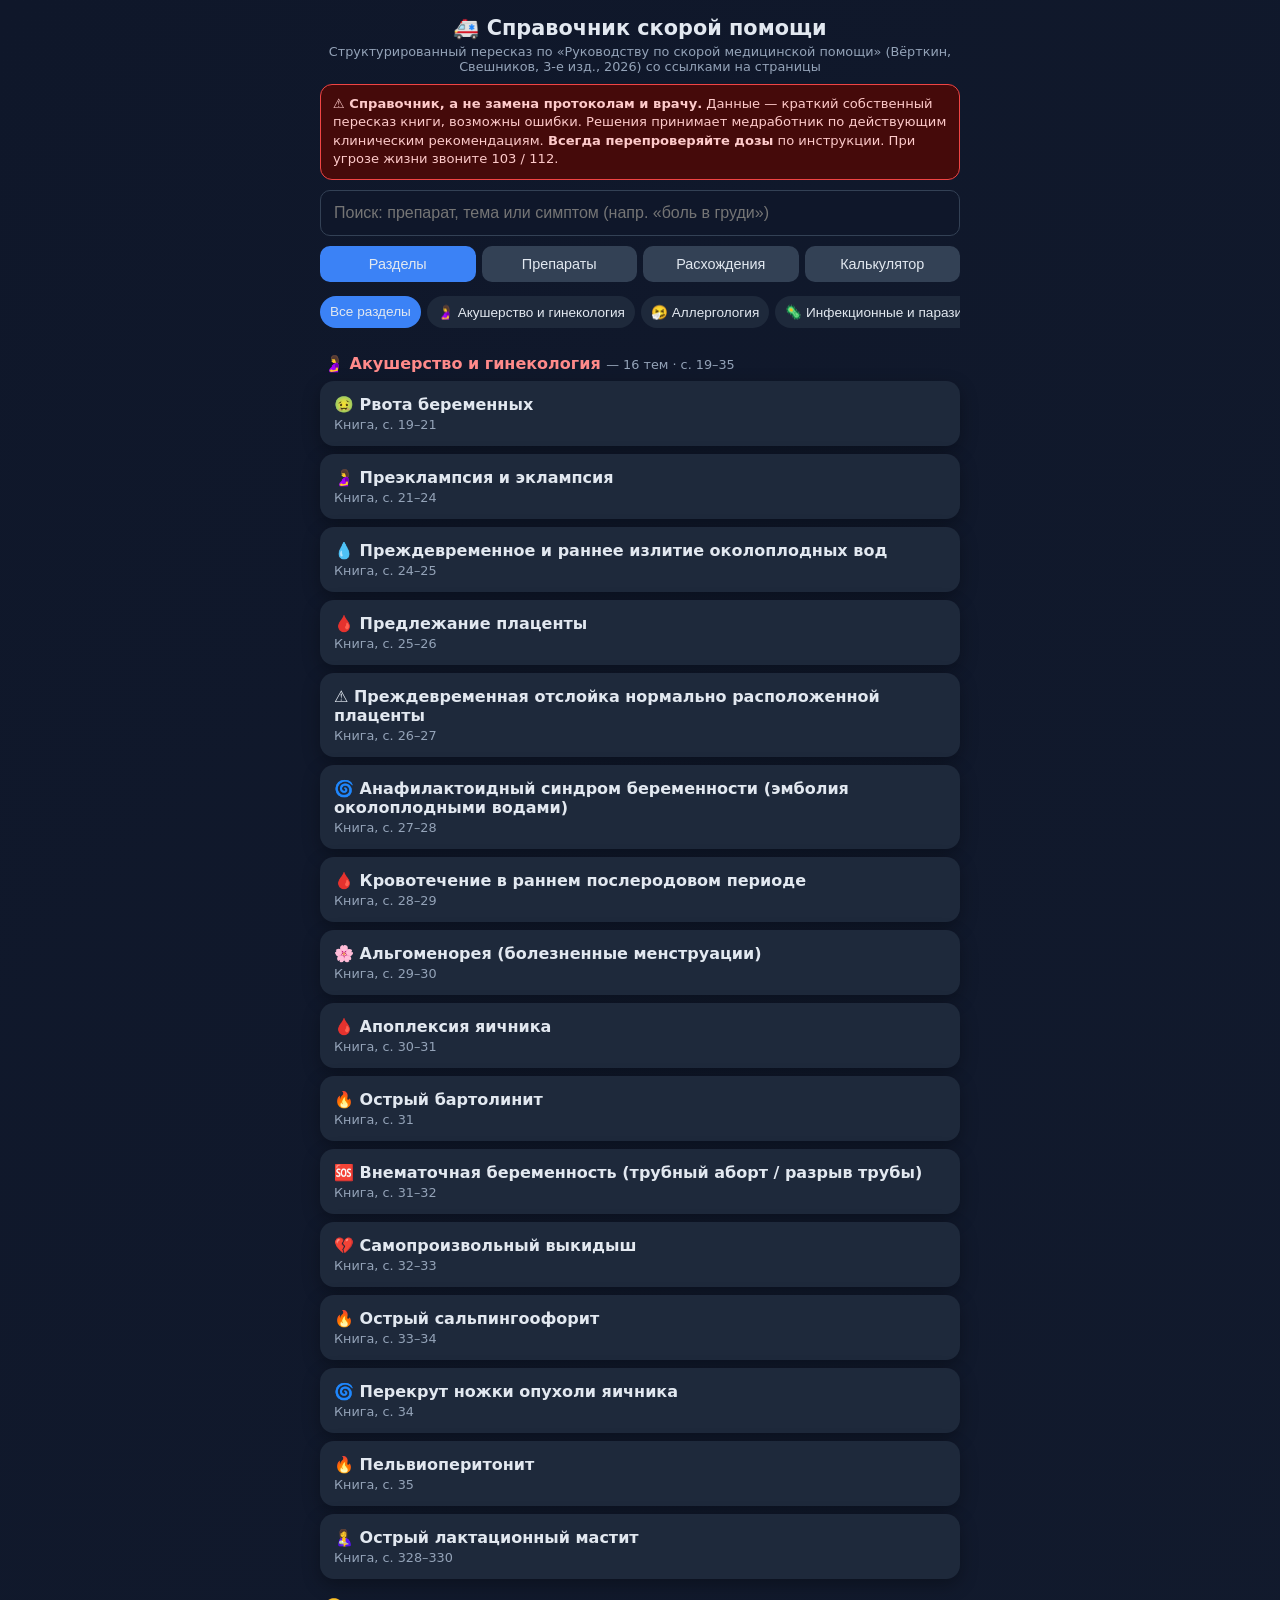
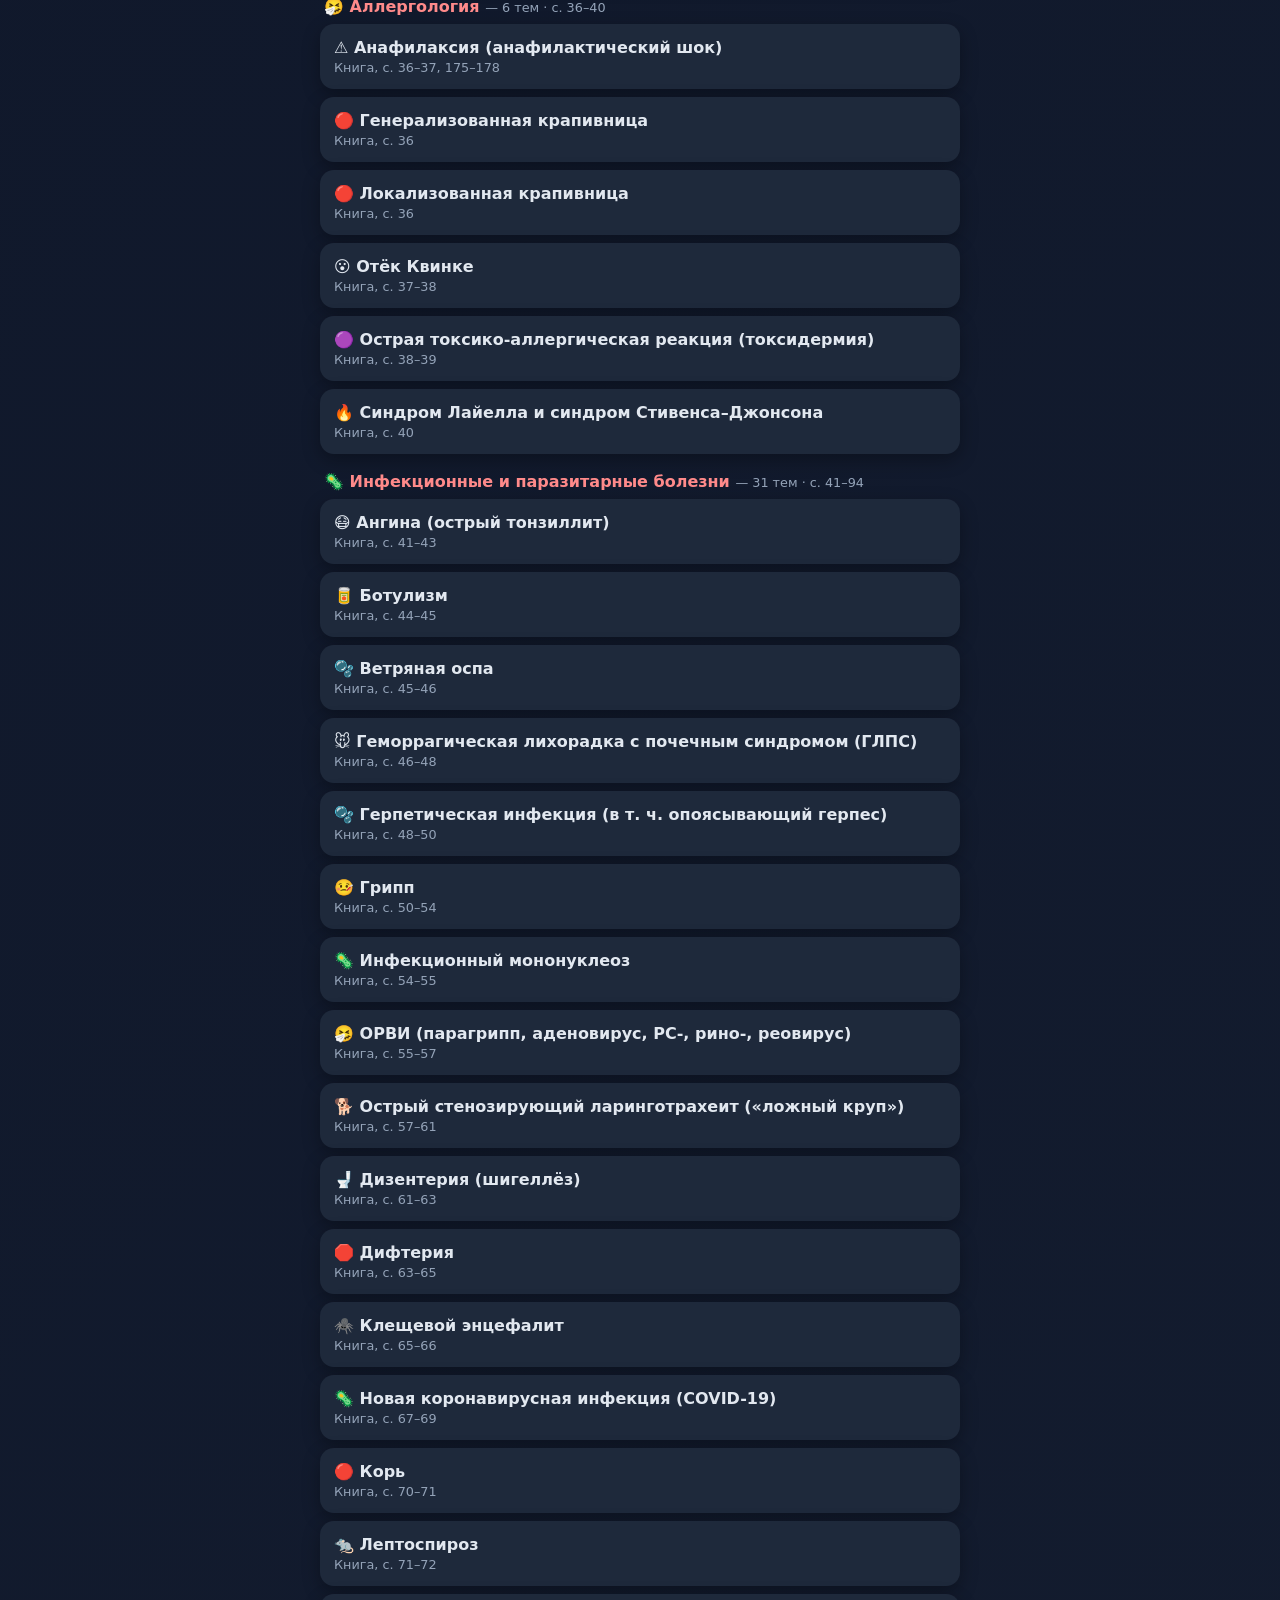
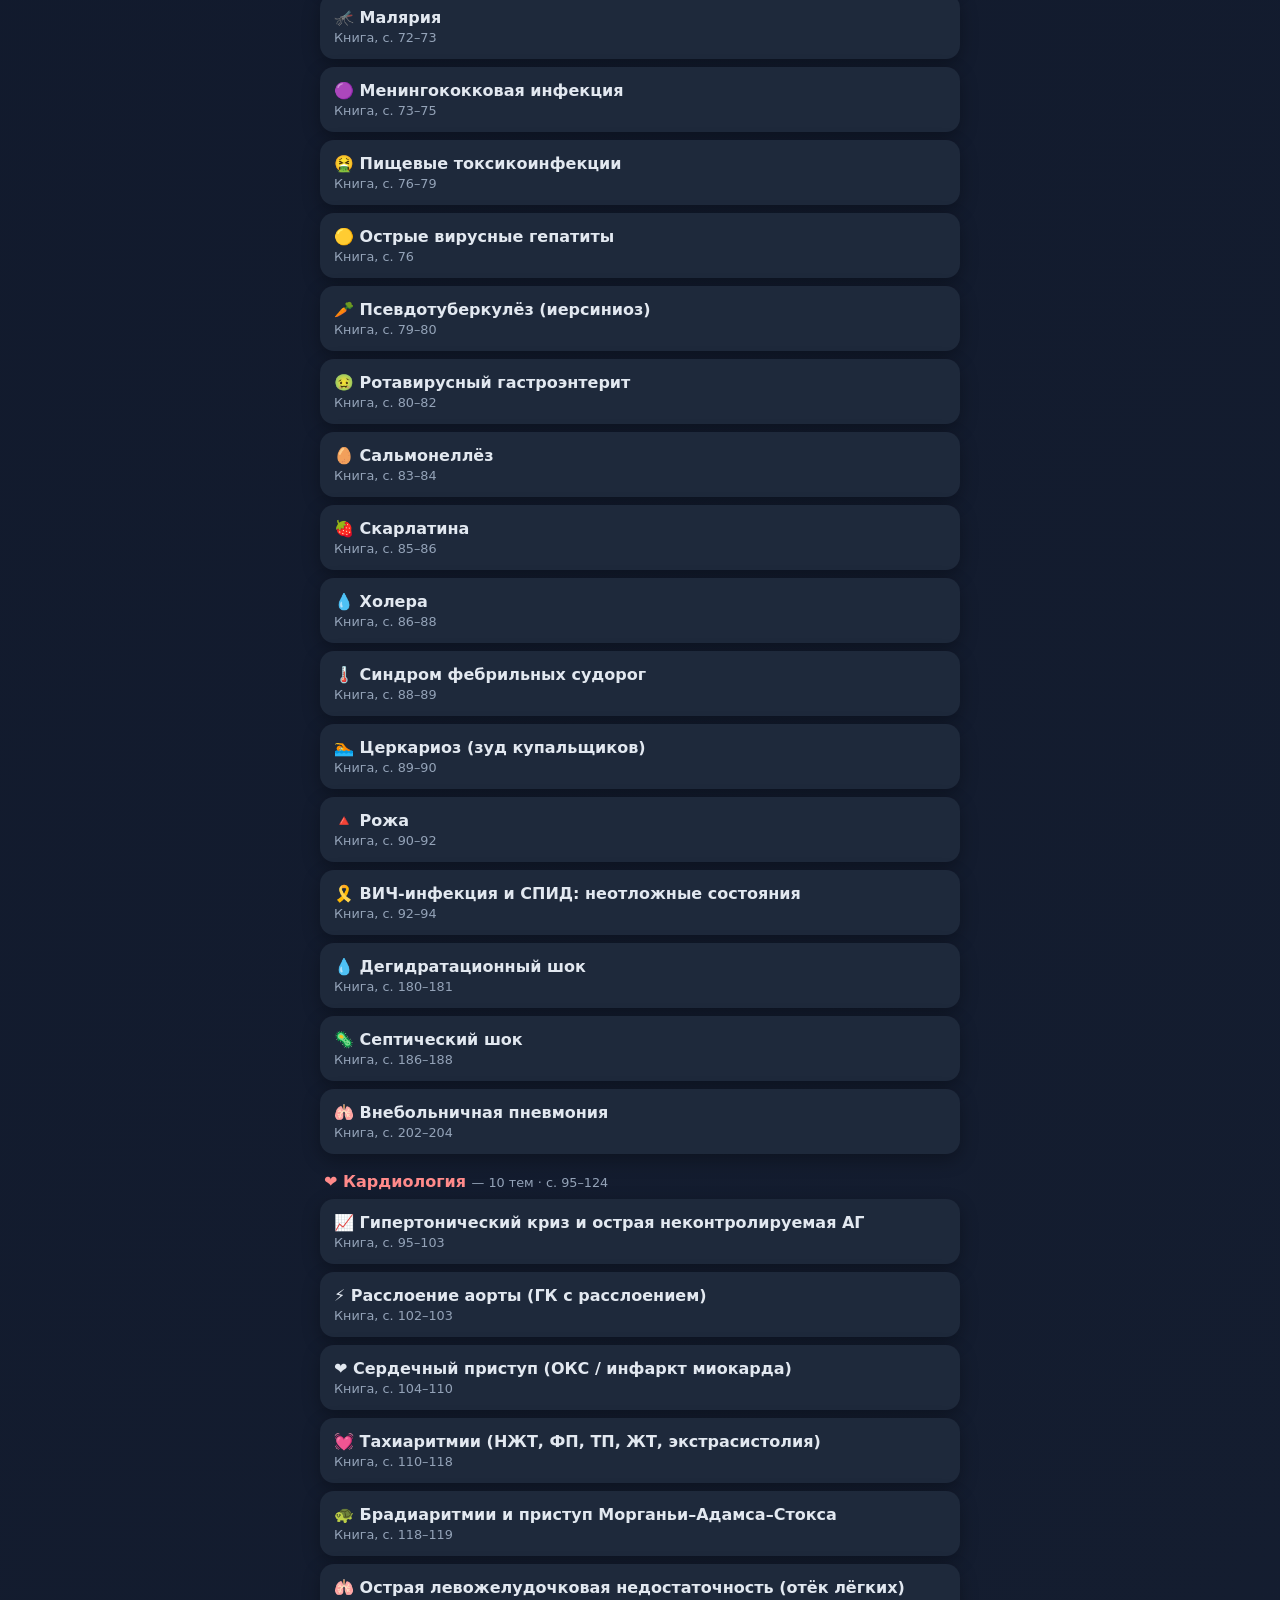
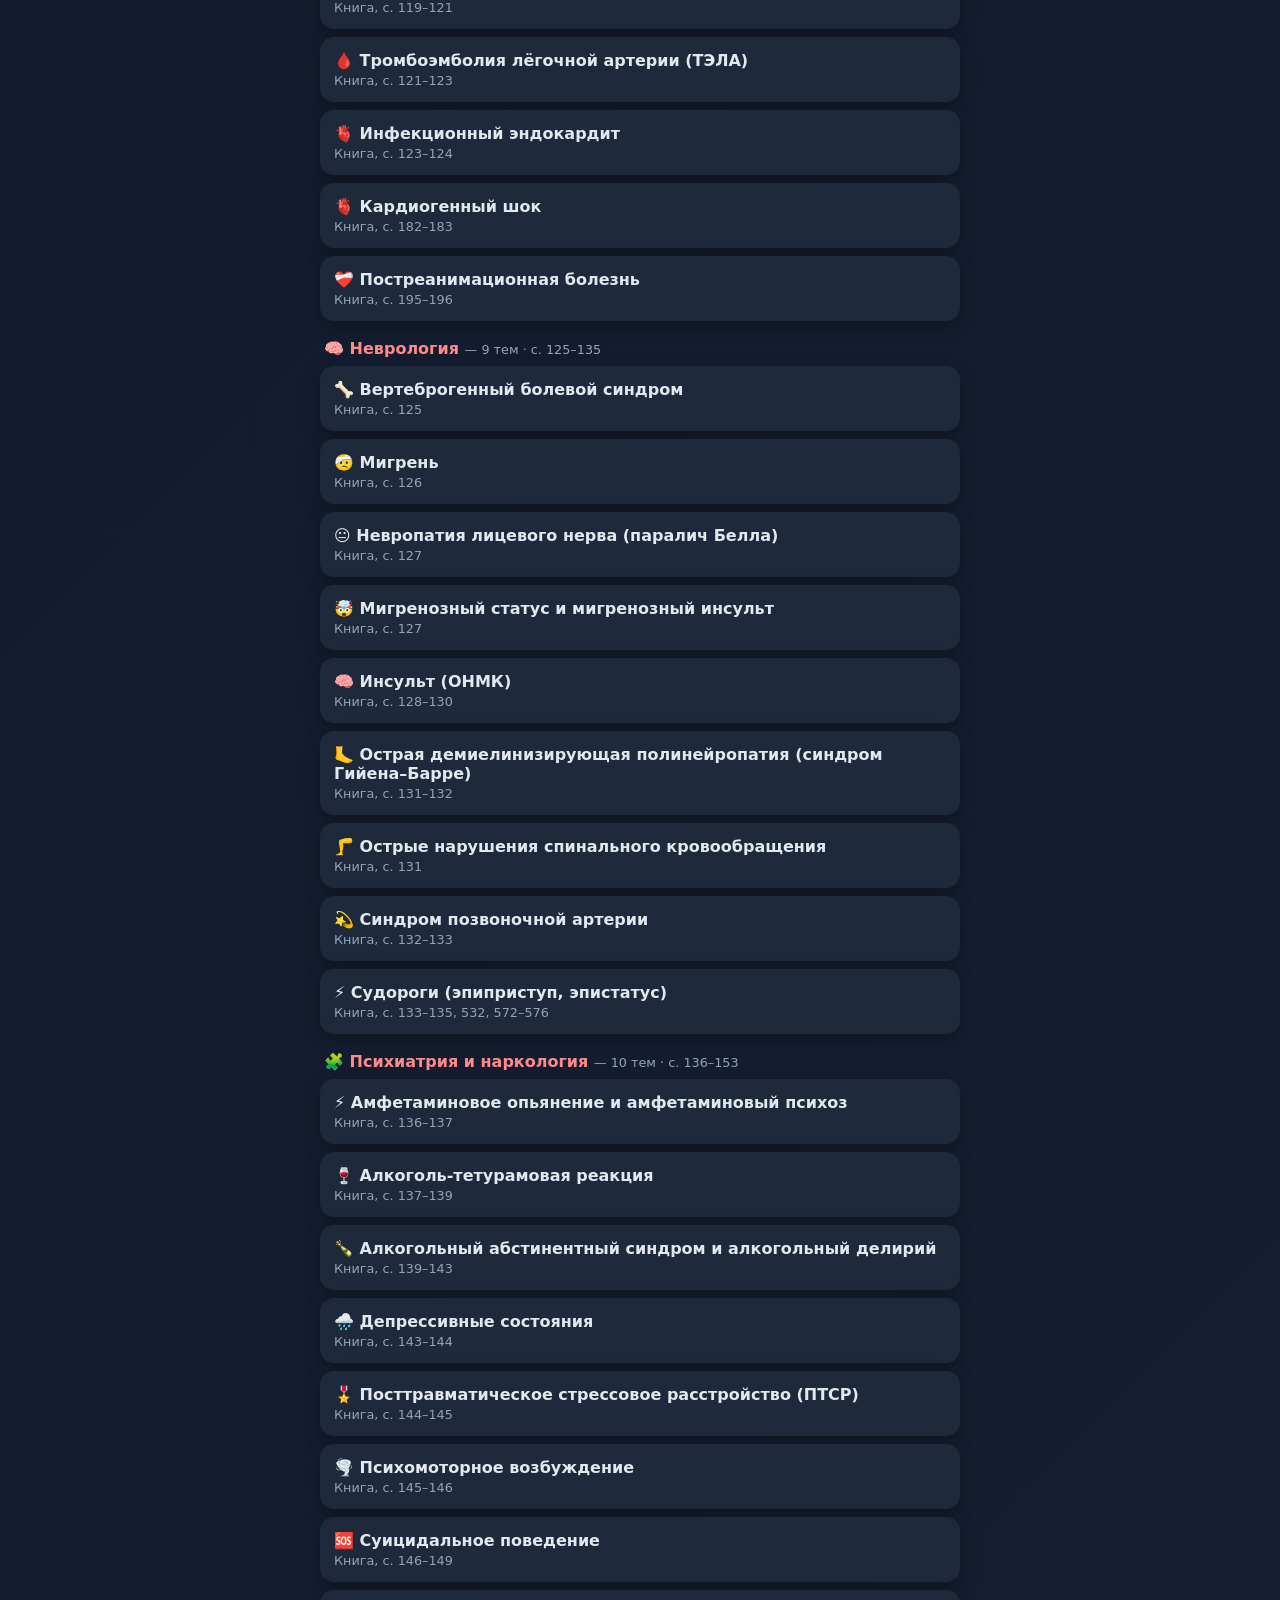
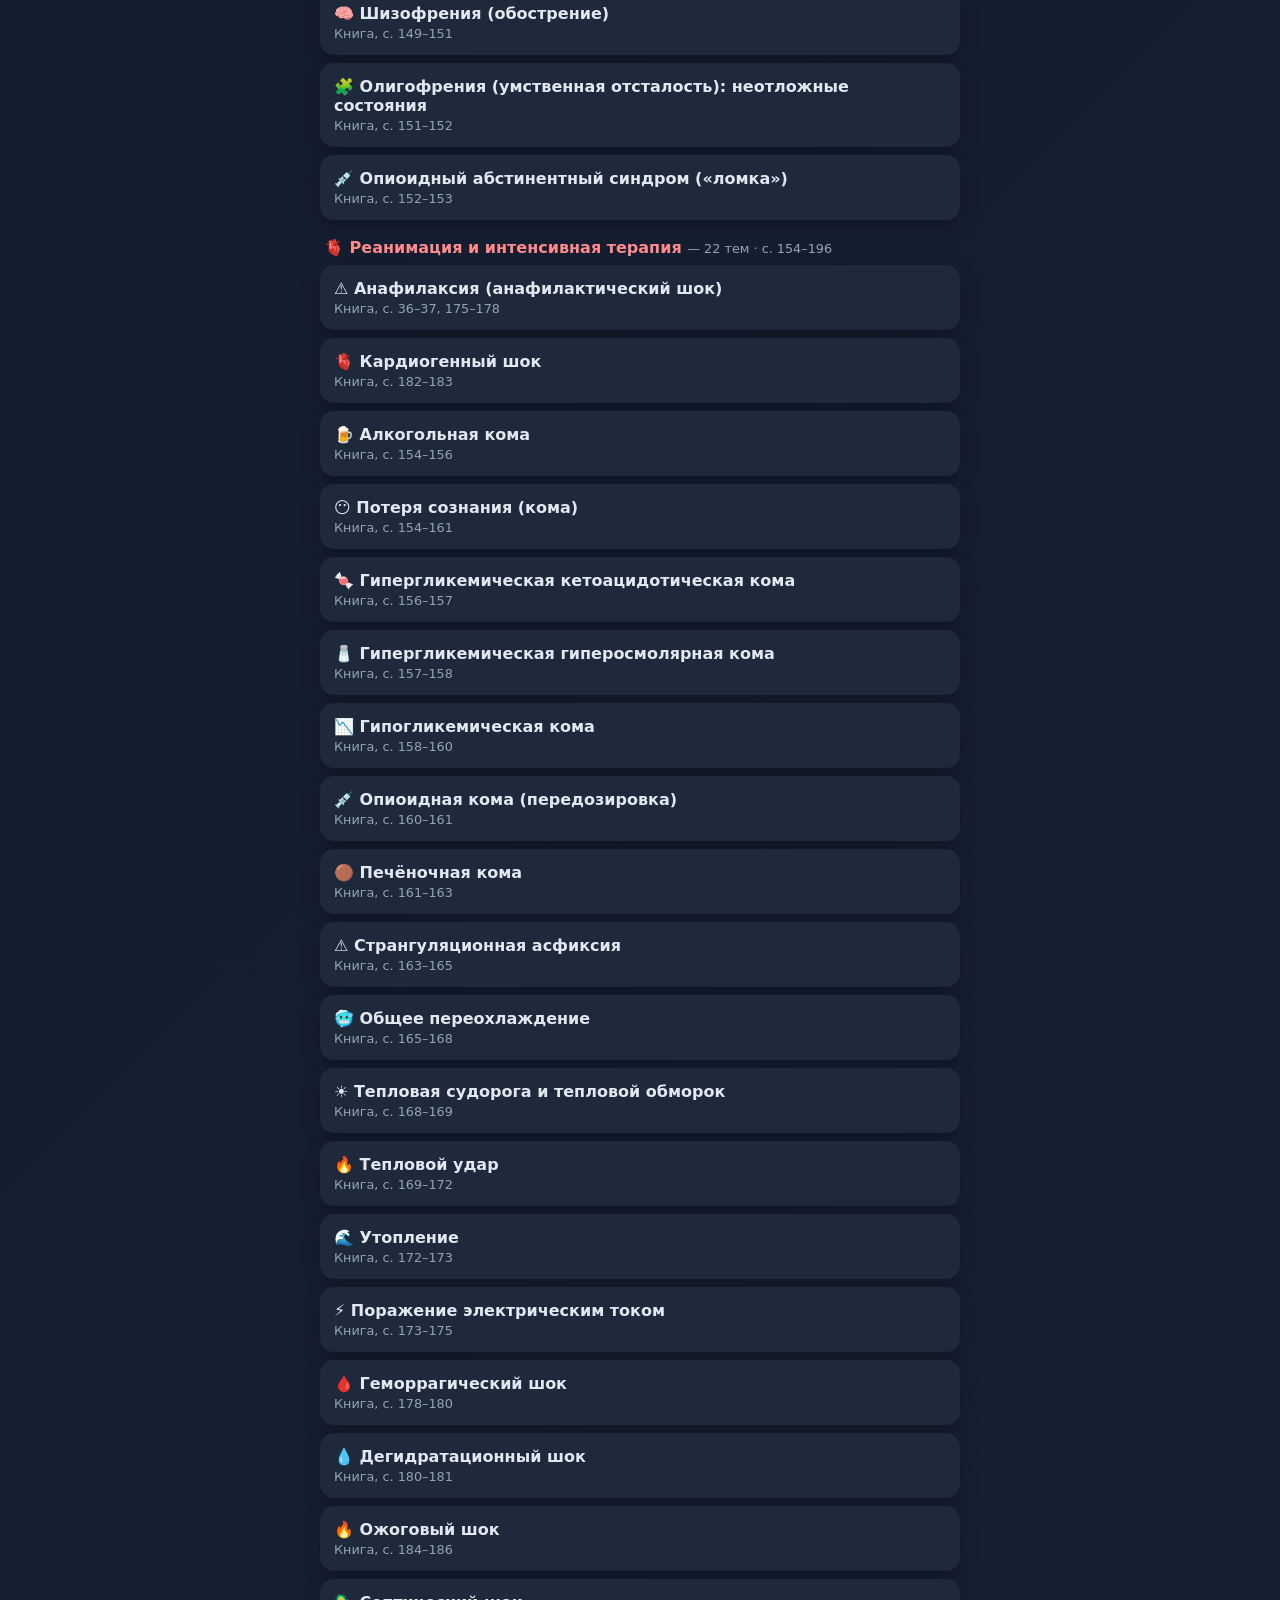
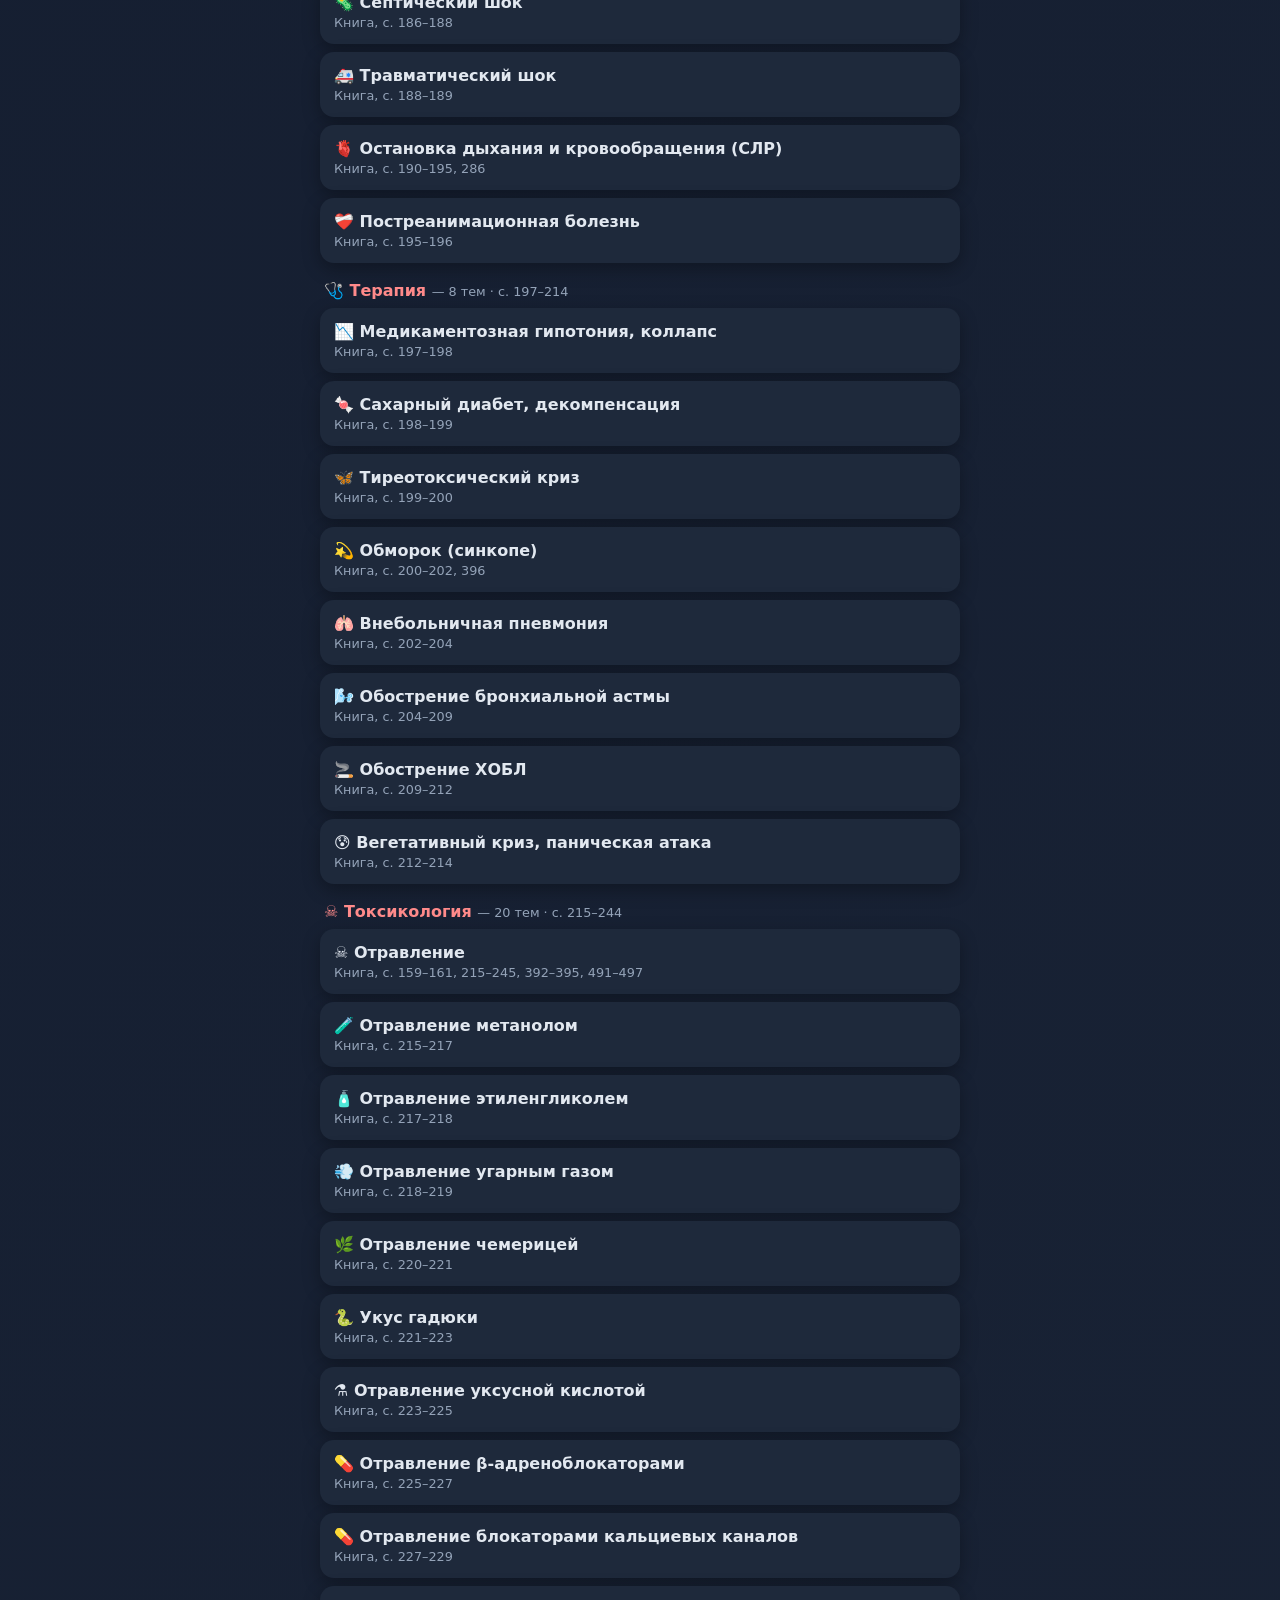
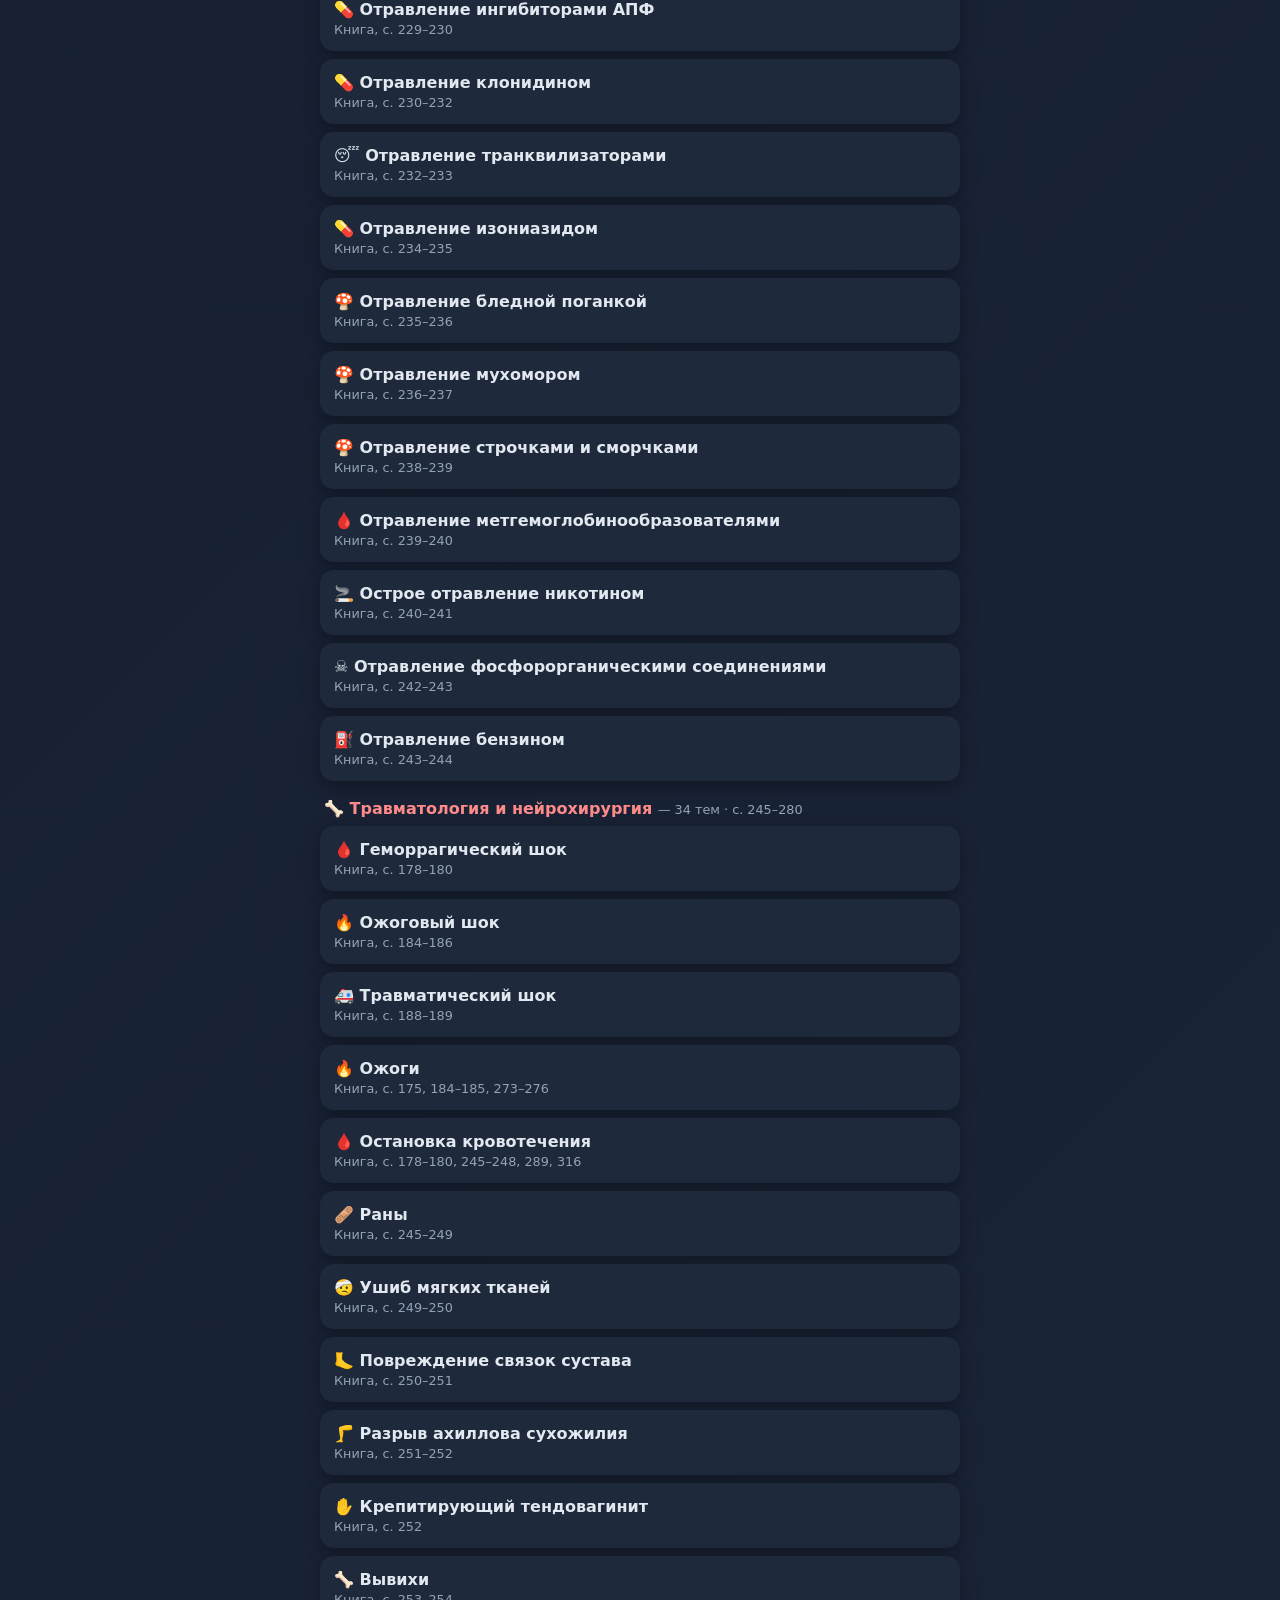
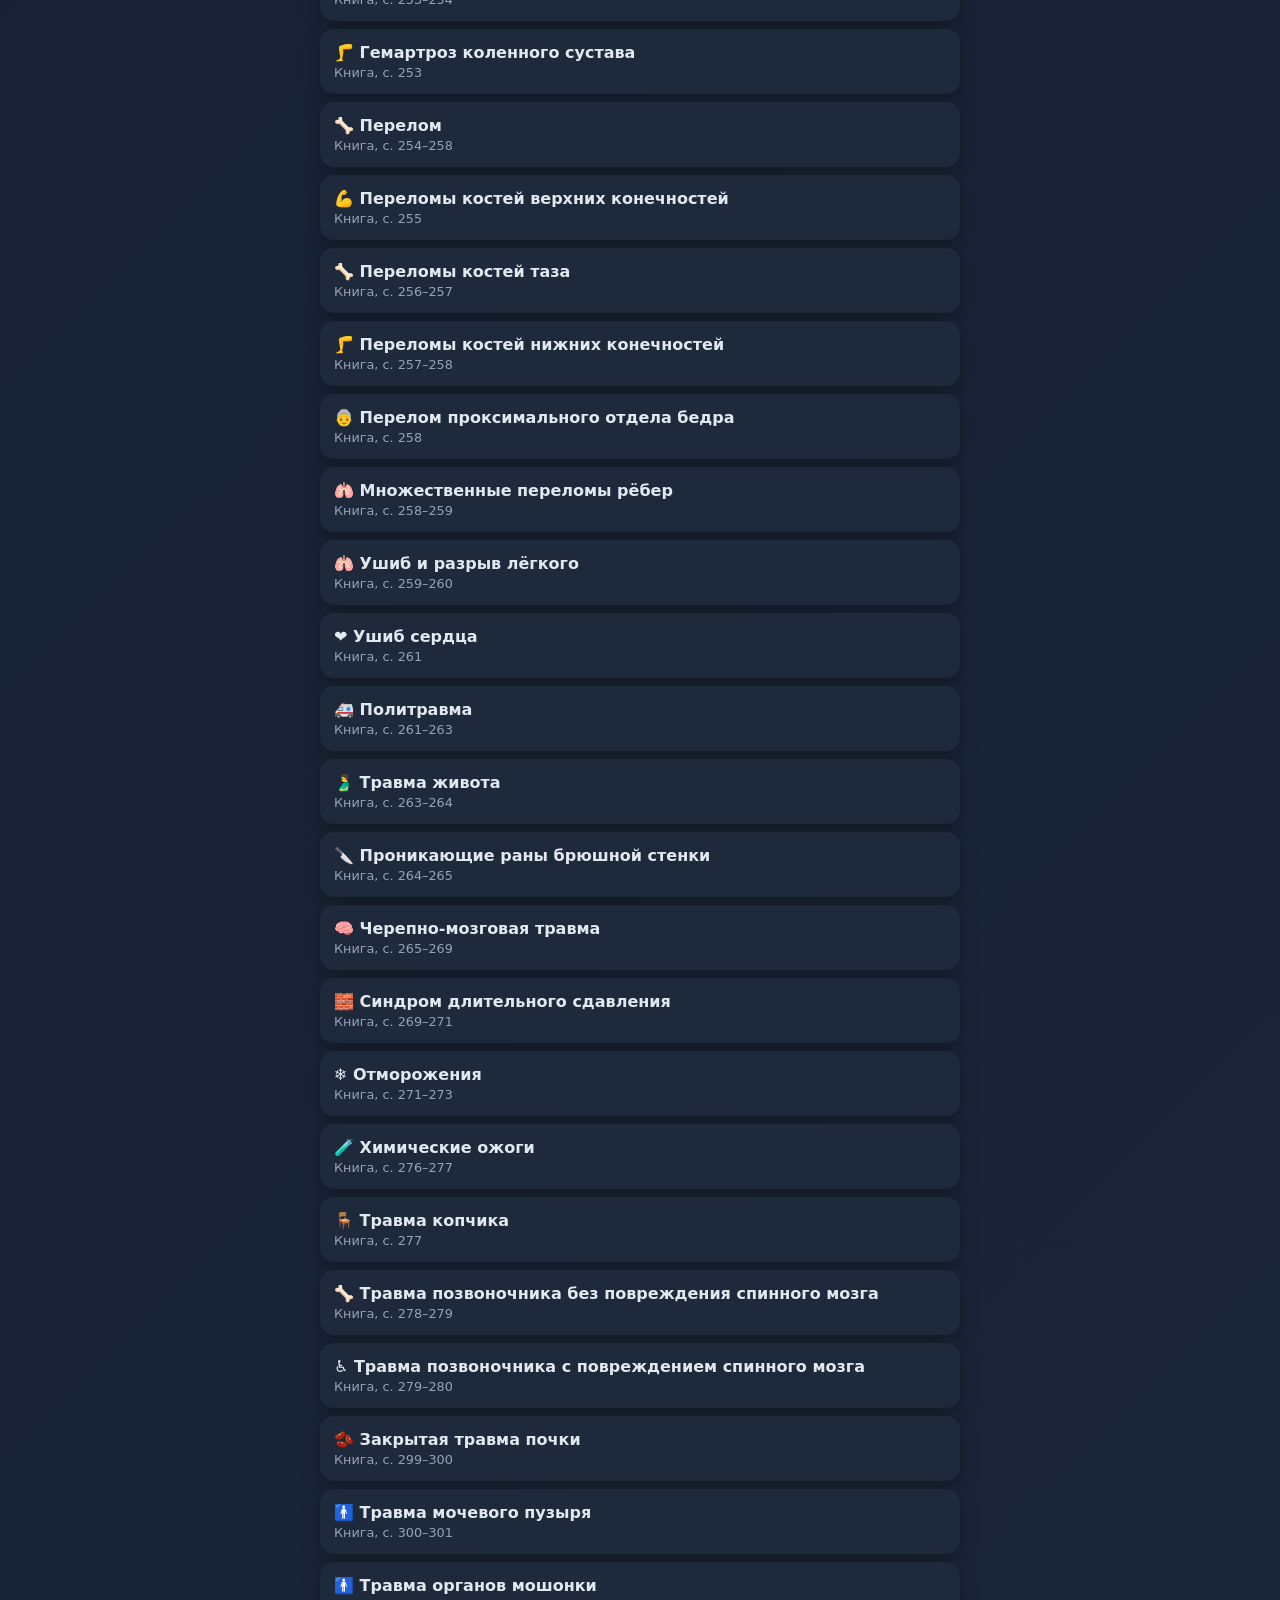
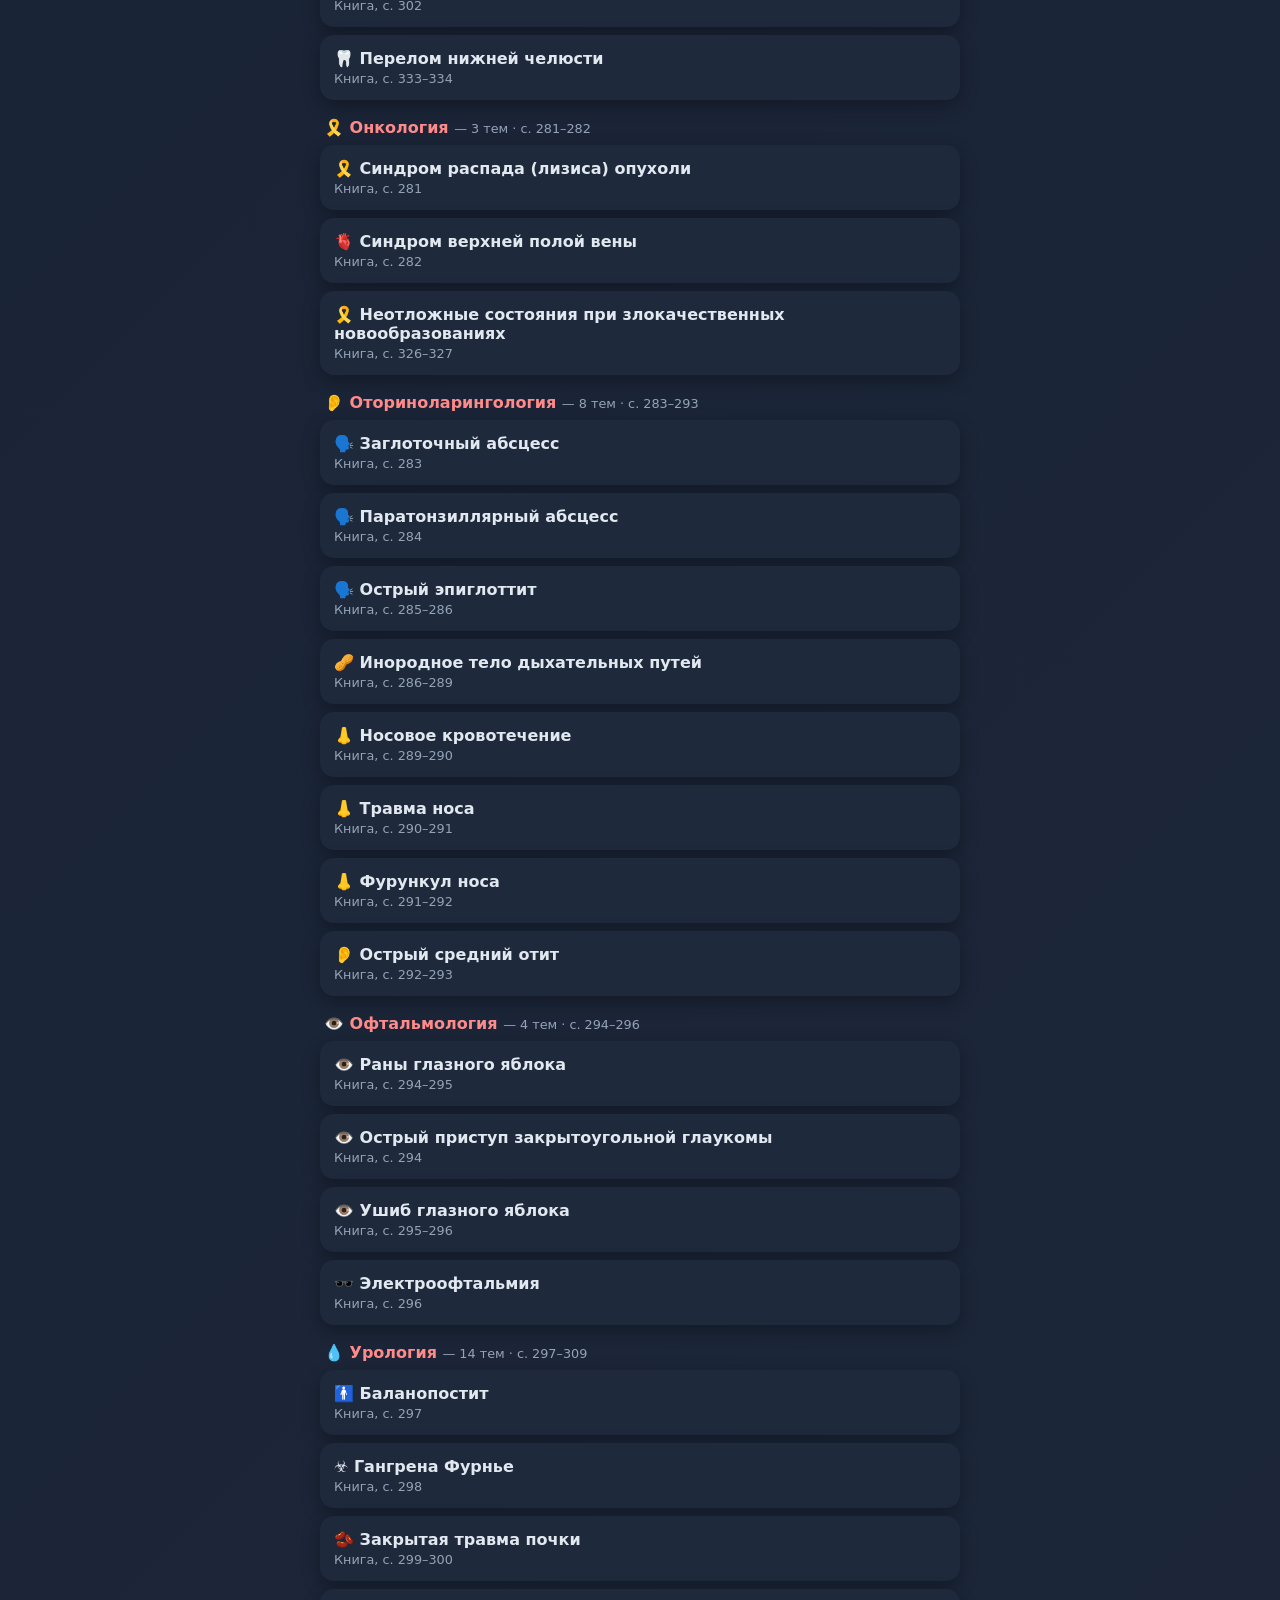
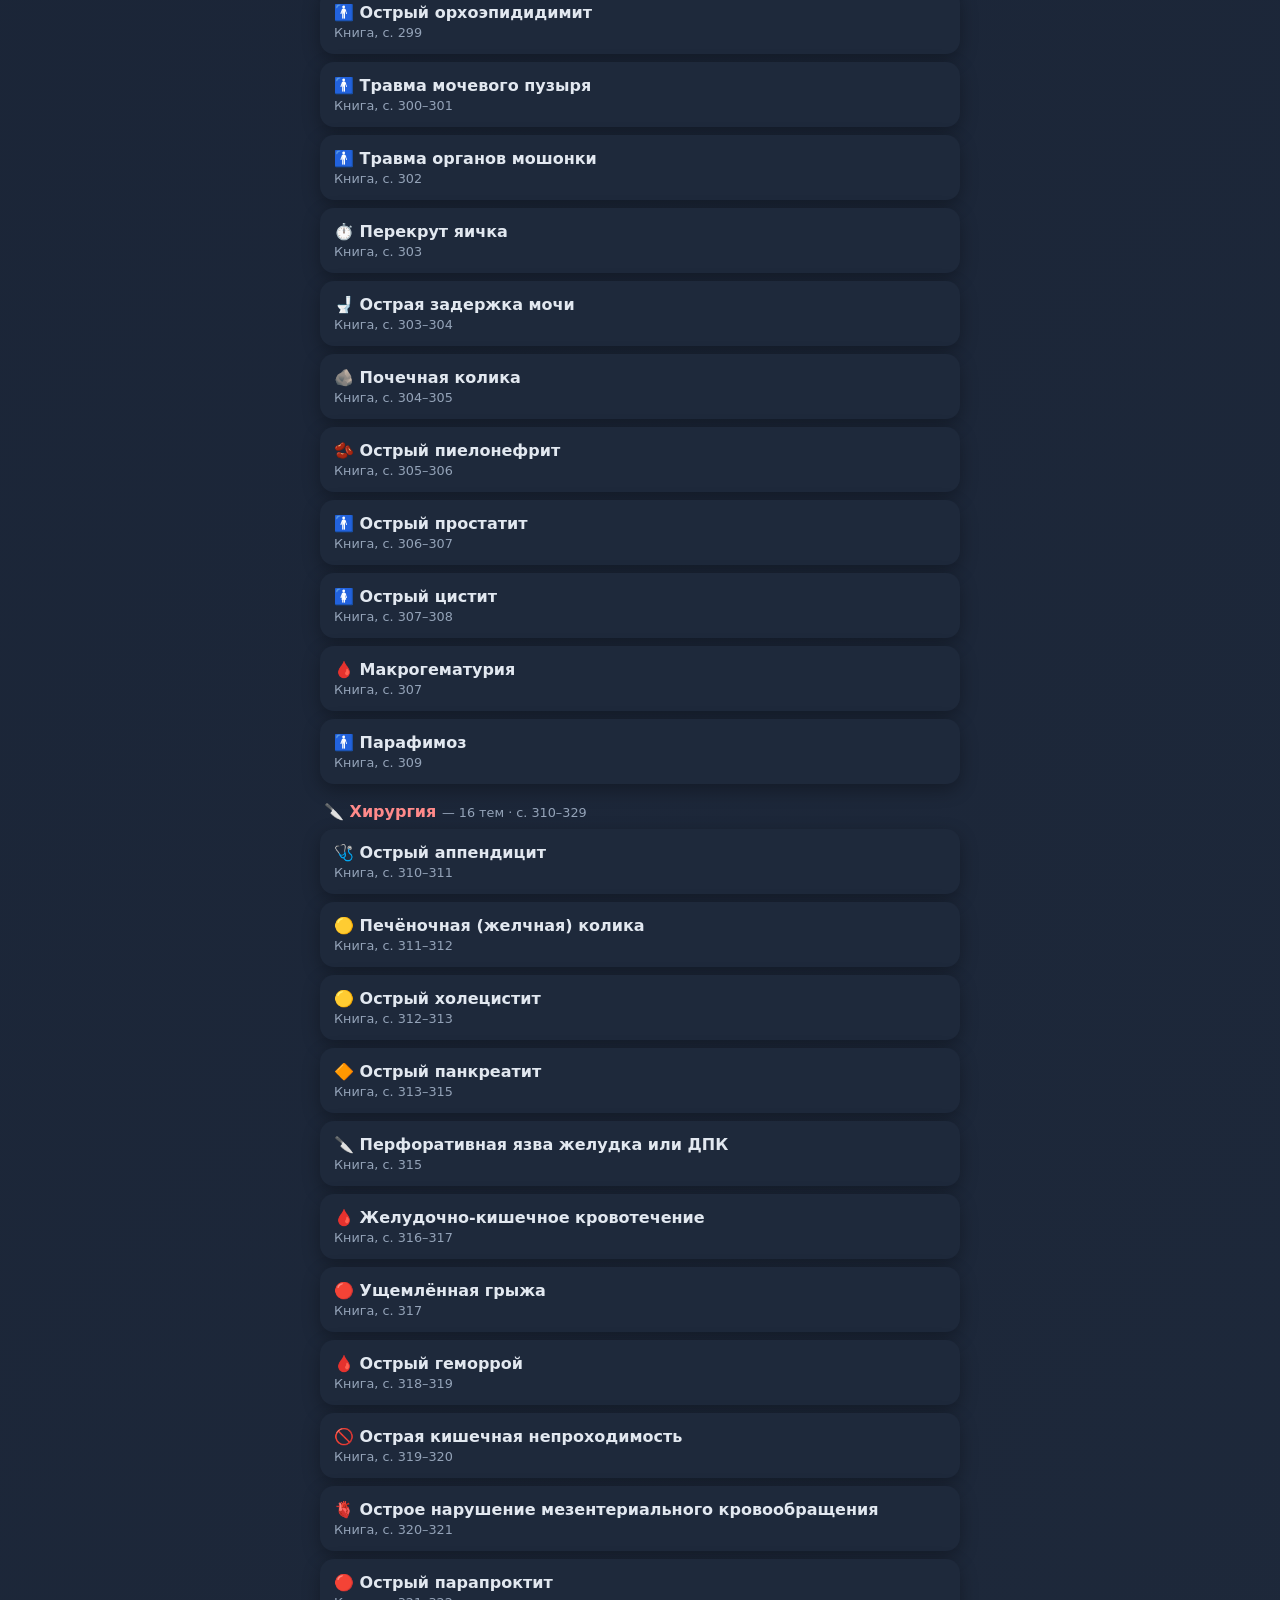
<file: index.html>
<!DOCTYPE html>
<html lang="ru"><head><meta charset="UTF-8"><meta name="viewport" content="width=device-width, initial-scale=1.0">
<meta name="theme-color" content="#0f172a"><meta name="apple-mobile-web-app-capable" content="yes"><meta name="mobile-web-app-capable" content="yes">
<meta name="apple-mobile-web-app-status-bar-style" content="black-translucent"><meta name="apple-mobile-web-app-title" content="СМП">
<link rel="manifest" href="manifest.webmanifest"><link rel="apple-touch-icon" href="apple-touch-icon.png"><link rel="icon" type="image/png" href="icon-192.png">
<link rel="stylesheet" href="app.css"><title>Справочник СМП</title></head>
<body><div class="c">
<h1>🚑 Справочник скорой помощи</h1>
<div class="sub">Структурированный пересказ по «Руководству по скорой медицинской помощи» (Вёрткин, Свешников, 3-е изд., 2026) со ссылками на страницы</div>
<div class="disc"><strong>⚠️ Справочник, а не замена протоколам и врачу.</strong> Данные — краткий собственный пересказ книги, возможны ошибки. Решения принимает медработник по действующим клиническим рекомендациям. <strong>Всегда перепроверяйте дозы</strong> по инструкции. При угрозе жизни звоните 103 / 112.</div>
<input id="q" type="search" placeholder="Поиск: препарат, тема или симптом (напр. «боль в груди»)" autocomplete="off">
<div class="tabs"><button data-t="topics" class="on">Разделы</button><button data-t="drugs">Препараты</button><button data-t="disc">Расхождения</button><button data-t="calc">Калькулятор</button></div>
<div id="view"></div>
</div>
<script src="data/chapters.js"></script><script src="data/topics/hyperemesis.js"></script><script src="data/topics/preeclampsia.js"></script><script src="data/topics/prom.js"></script><script src="data/topics/placenta_previa.js"></script><script src="data/topics/abruption.js"></script><script src="data/topics/amniotic_embolism.js"></script><script src="data/topics/pph.js"></script><script src="data/topics/dysmenorrhea.js"></script><script src="data/topics/ovarian_apoplexy.js"></script><script src="data/topics/bartholinitis.js"></script><script src="data/topics/ectopic.js"></script><script src="data/topics/miscarriage.js"></script><script src="data/topics/salpingoophoritis.js"></script><script src="data/topics/ovarian_torsion.js"></script><script src="data/topics/pelvioperitonitis.js"></script><script src="data/topics/anaphylaxis.js"></script><script src="data/topics/urticaria_gen.js"></script><script src="data/topics/urticaria_local.js"></script><script src="data/topics/angioedema.js"></script><script src="data/topics/toxicoderma.js"></script><script src="data/topics/lyell_sjs.js"></script><script src="data/topics/tonsillitis.js"></script><script src="data/topics/botulism.js"></script><script src="data/topics/varicella.js"></script><script src="data/topics/hfrs.js"></script><script src="data/topics/herpes.js"></script><script src="data/topics/influenza.js"></script><script src="data/topics/mononucleosis.js"></script><script src="data/topics/arvi.js"></script><script src="data/topics/croup.js"></script><script src="data/topics/dysentery.js"></script><script src="data/topics/diphtheria.js"></script><script src="data/topics/tick_encephalitis.js"></script><script src="data/topics/covid.js"></script><script src="data/topics/measles.js"></script><script src="data/topics/leptospirosis.js"></script><script src="data/topics/malaria.js"></script><script src="data/topics/meningococcal.js"></script><script src="data/topics/food_toxicoinfection.js"></script><script src="data/topics/hepatitis.js"></script><script src="data/topics/pseudotuberculosis.js"></script><script src="data/topics/rotavirus.js"></script><script src="data/topics/salmonellosis.js"></script><script src="data/topics/scarlet_fever.js"></script><script src="data/topics/cholera.js"></script><script src="data/topics/febrile_seizures.js"></script><script src="data/topics/cercariasis.js"></script><script src="data/topics/erysipelas.js"></script><script src="data/topics/hiv.js"></script><script src="data/topics/htn-crisis.js"></script><script src="data/topics/aortic.js"></script><script src="data/topics/acs.js"></script><script src="data/topics/tachy.js"></script><script src="data/topics/brady.js"></script><script src="data/topics/alhf.js"></script><script src="data/topics/pe.js"></script><script src="data/topics/endocarditis.js"></script><script src="data/topics/cardioshock.js"></script><script src="data/topics/back_pain.js"></script><script src="data/topics/migraine.js"></script><script src="data/topics/facial_palsy.js"></script><script src="data/topics/migraine_status.js"></script><script src="data/topics/stroke.js"></script><script src="data/topics/gbs.js"></script><script src="data/topics/spinal_stroke.js"></script><script src="data/topics/vertebral_artery.js"></script><script src="data/topics/seizures.js"></script><script src="data/topics/amphetamine.js"></script><script src="data/topics/disulfiram_reaction.js"></script><script src="data/topics/alcohol_withdrawal.js"></script><script src="data/topics/depression.js"></script><script src="data/topics/ptsd.js"></script><script src="data/topics/agitation.js"></script><script src="data/topics/suicide.js"></script><script src="data/topics/schizophrenia.js"></script><script src="data/topics/oligophrenia.js"></script><script src="data/topics/opioid_withdrawal.js"></script><script src="data/topics/alcohol_coma.js"></script><script src="data/topics/coma.js"></script><script src="data/topics/dka.js"></script><script src="data/topics/hhs.js"></script><script src="data/topics/hypoglycemia.js"></script><script src="data/topics/opioid_coma.js"></script><script src="data/topics/hepatic_coma.js"></script><script src="data/topics/strangulation.js"></script><script src="data/topics/hypothermia.js"></script><script src="data/topics/heat_cramps_syncope.js"></script><script src="data/topics/heat_stroke.js"></script><script src="data/topics/drowning.js"></script><script src="data/topics/electrical_injury.js"></script><script src="data/topics/hemorrhagic_shock.js"></script><script src="data/topics/dehydration_shock.js"></script><script src="data/topics/burn_shock.js"></script><script src="data/topics/septic_shock.js"></script><script src="data/topics/traumatic_shock.js"></script><script src="data/topics/cpr.js"></script><script src="data/topics/post_resuscitation.js"></script><script src="data/topics/drug_hypotension.js"></script><script src="data/topics/diabetes_decomp.js"></script><script src="data/topics/thyrotoxic_crisis.js"></script><script src="data/topics/syncope.js"></script><script src="data/topics/pneumonia.js"></script><script src="data/topics/asthma.js"></script><script src="data/topics/copd.js"></script><script src="data/topics/vegetative_crisis.js"></script><script src="data/topics/poisoning.js"></script><script src="data/topics/methanol.js"></script><script src="data/topics/ethylene_glycol.js"></script><script src="data/topics/carbon_monoxide.js"></script><script src="data/topics/veratrum.js"></script><script src="data/topics/viper_bite.js"></script><script src="data/topics/acetic_acid.js"></script><script src="data/topics/beta_blocker_od.js"></script><script src="data/topics/ccb_od.js"></script><script src="data/topics/acei_od.js"></script><script src="data/topics/clonidine_od.js"></script><script src="data/topics/benzo_od.js"></script><script src="data/topics/isoniazid_od.js"></script><script src="data/topics/death_cap.js"></script><script src="data/topics/fly_agaric.js"></script><script src="data/topics/gyromitra.js"></script><script src="data/topics/methemoglobin.js"></script><script src="data/topics/nicotine.js"></script><script src="data/topics/organophosphate.js"></script><script src="data/topics/gasoline.js"></script><script src="data/topics/burns.js"></script><script src="data/topics/bleeding.js"></script><script src="data/topics/wounds.js"></script><script src="data/topics/contusion.js"></script><script src="data/topics/ligament_injury.js"></script><script src="data/topics/achilles_rupture.js"></script><script src="data/topics/tenosynovitis.js"></script><script src="data/topics/dislocation.js"></script><script src="data/topics/knee_hemarthrosis.js"></script><script src="data/topics/fracture.js"></script><script src="data/topics/upper_limb_fx.js"></script><script src="data/topics/pelvic_fx.js"></script><script src="data/topics/lower_limb_fx.js"></script><script src="data/topics/hip_fx.js"></script><script src="data/topics/rib_fx.js"></script><script src="data/topics/lung_contusion.js"></script><script src="data/topics/cardiac_contusion.js"></script><script src="data/topics/polytrauma.js"></script><script src="data/topics/abdominal_trauma.js"></script><script src="data/topics/abdominal_wound.js"></script><script src="data/topics/tbi.js"></script><script src="data/topics/crush_syndrome.js"></script><script src="data/topics/frostbite.js"></script><script src="data/topics/chemical_burns.js"></script><script src="data/topics/coccyx_injury.js"></script><script src="data/topics/spine_injury.js"></script><script src="data/topics/spinal_cord_injury.js"></script><script src="data/topics/tumor_lysis.js"></script><script src="data/topics/svc_syndrome.js"></script><script src="data/topics/retropharyngeal_abscess.js"></script><script src="data/topics/peritonsillar_abscess.js"></script><script src="data/topics/epiglottitis.js"></script><script src="data/topics/airway_foreign_body.js"></script><script src="data/topics/epistaxis.js"></script><script src="data/topics/nasal_trauma.js"></script><script src="data/topics/nasal_furuncle.js"></script><script src="data/topics/otitis_media.js"></script><script src="data/topics/eye_wound.js"></script><script src="data/topics/glaucoma_attack.js"></script><script src="data/topics/eye_contusion.js"></script><script src="data/topics/electroophthalmia.js"></script><script src="data/topics/balanoposthitis.js"></script><script src="data/topics/fournier.js"></script><script src="data/topics/kidney_trauma.js"></script><script src="data/topics/orchiepididymitis.js"></script><script src="data/topics/bladder_trauma.js"></script><script src="data/topics/scrotal_trauma.js"></script><script src="data/topics/testicular_torsion.js"></script><script src="data/topics/urinary_retention.js"></script><script src="data/topics/renal_colic.js"></script><script src="data/topics/pyelonephritis.js"></script><script src="data/topics/prostatitis.js"></script><script src="data/topics/cystitis.js"></script><script src="data/topics/gross_hematuria.js"></script><script src="data/topics/paraphimosis.js"></script><script src="data/topics/appendicitis.js"></script><script src="data/topics/biliary_colic.js"></script><script src="data/topics/cholecystitis.js"></script><script src="data/topics/pancreatitis.js"></script><script src="data/topics/perforated_ulcer.js"></script><script src="data/topics/gi_bleeding.js"></script><script src="data/topics/strangulated_hernia.js"></script><script src="data/topics/hemorrhoids.js"></script><script src="data/topics/bowel_obstruction.js"></script><script src="data/topics/mesenteric_ischemia.js"></script><script src="data/topics/paraproctitis.js"></script><script src="data/topics/gi_foreign_body.js"></script><script src="data/topics/thrombophlebitis.js"></script><script src="data/topics/arterial_occlusion.js"></script><script src="data/topics/cancer_emergencies.js"></script><script src="data/topics/mastitis.js"></script><script src="data/topics/pericoronitis.js"></script><script src="data/topics/maxfac_abscess.js"></script><script src="data/topics/jaw_dislocation.js"></script><script src="data/topics/jaw_fracture.js"></script><script src="data/drugs.js"></script><script src="data/discrepancies.js"></script><script src="data/media.js"></script><script src="app.js"></script>
</body></html>
</file>
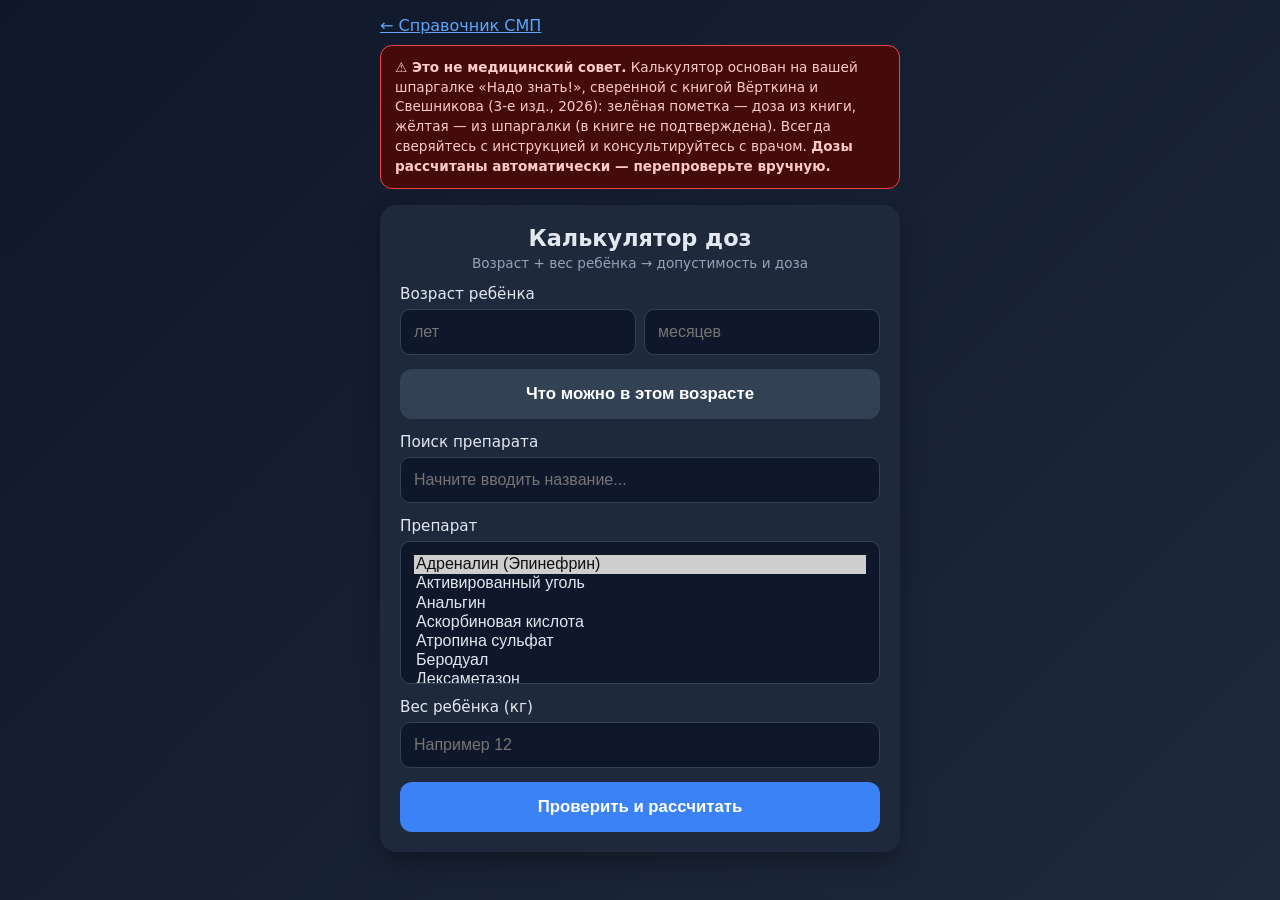
<file: calculator.html>
<!DOCTYPE html>
<html lang="ru"><head><meta charset="UTF-8"><meta name="viewport" content="width=device-width, initial-scale=1.0">
<meta name="theme-color" content="#0f172a"><meta name="apple-mobile-web-app-capable" content="yes"><meta name="mobile-web-app-capable" content="yes">
<meta name="apple-mobile-web-app-status-bar-style" content="black-translucent"><meta name="apple-mobile-web-app-title" content="СМП">
<link rel="manifest" href="manifest.webmanifest"><link rel="apple-touch-icon" href="apple-touch-icon.png"><link rel="icon" type="image/png" href="icon-192.png">
<title>Калькулятор доз — шпаргалка</title>
<style>
:root{--bg:#0f172a;--card:#1e293b;--accent:#3b82f6;--text:#e2e8f0;--muted:#94a3b8;--green:#10b981}
*{box-sizing:border-box}body{margin:0;font-family:system-ui,-apple-system,sans-serif;background:linear-gradient(135deg,#0f172a,#1e293b);color:var(--text);min-height:100vh;padding:16px}
.container{max-width:520px;margin:0 auto}a{color:#60a5fa}
.disclaimer{background:#450a0a;border:1px solid #ef4444;color:#fecaca;padding:12px 14px;border-radius:12px;font-size:.85rem;margin-bottom:16px;line-height:1.45}
.card{background:var(--card);border-radius:16px;padding:20px;box-shadow:0 10px 25px rgba(0,0,0,.3)}
h1{margin:0 0 4px;font-size:1.4rem;text-align:center}.subtitle{text-align:center;color:var(--muted);font-size:.85rem;margin-bottom:12px}
label{display:block;margin:14px 0 6px;font-size:.95rem;font-weight:500}
input,select{width:100%;padding:13px;border-radius:10px;border:1px solid #334155;background:#0f172a;color:var(--text);font-size:1rem}
.two{display:flex;gap:8px}.two>div{flex:1}
button{width:100%;margin-top:14px;padding:15px;background:var(--accent);color:#fff;border:none;border-radius:12px;font-size:1.05rem;font-weight:600}
button.sec{background:#334155}
.result,.agelist{margin-top:20px;padding:16px;background:#0f172a;border-radius:12px;display:none}
.result h2{margin:0 0 10px;font-size:1.15rem;color:var(--green)}.dose{font-size:1.5rem;font-weight:700;color:#60a5fa;margin:8px 0}
.info{color:var(--muted);font-size:.9rem;line-height:1.55}.search-hint{font-size:.8rem;color:var(--muted);margin-top:4px}
.st{padding:10px;border-radius:10px;font-size:.92rem;line-height:1.4}.st-ok{background:#052e1b;border:1px solid #10b981;color:#a7f3d0}
.st-no{background:#450a0a;border:1px solid #ef4444;color:#fecaca}.st-unknown,.st-noage,.st-caution{background:#3f2d05;border:1px solid #f59e0b;color:#fde68a}
.row{margin:6px 0;font-size:.88rem}.h-ok{color:#34d399}.h-no{color:#f87171}.h-unknown,.h-caution{color:#fbbf24}h3{font-size:1rem;margin:14px 0 6px}
.b-book{color:#34d399}.b-old{color:#fbbf24}
</style></head>
<body><div class="container">
<p style="margin:0 0 10px"><a href="index.html">← Справочник СМП</a></p>
<div class="disclaimer"><strong>⚠️ Это не медицинский совет.</strong> Калькулятор основан на вашей шпаргалке «Надо знать!», сверенной с книгой Вёрткина и Свешникова (3-е изд., 2026): зелёная пометка — доза из книги, жёлтая — из шпаргалки (в книге не подтверждена). Всегда сверяйтесь с инструкцией и консультируйтесь с врачом. <strong>Дозы рассчитаны автоматически — перепроверьте вручную.</strong></div>
<div class="card">
<h1>Калькулятор доз</h1><div class="subtitle">Возраст + вес ребёнка → допустимость и доза</div>
<label>Возраст ребёнка</label>
<div class="two"><div><input type="number" id="ageY" placeholder="лет" min="0" max="18" step="1" inputmode="numeric"></div><div><input type="number" id="ageM" placeholder="месяцев" min="0" max="11" step="1" inputmode="numeric"></div></div>
<button class="sec" onclick="ageList()">Что можно в этом возрасте</button>
<div class="agelist" id="ageList"></div>
<label for="search">Поиск препарата</label>
<input type="text" id="search" placeholder="Начните вводить название..." oninput="filterMeds()">
<div class="search-hint" id="hint"></div>
<label for="medicine">Препарат</label>
<select id="medicine" size="6" style="height:auto"></select>
<label for="weight">Вес ребёнка (кг)</label>
<input type="number" id="weight" placeholder="Например 12" min="1" max="80" step="0.1">
<button onclick="calculate()">Проверить и рассчитать</button>
<div class="result" id="result"><h2 id="medName"></h2><div id="status"></div><div class="dose" id="dose"></div><div class="info" id="details"></div></div>
</div></div>
<script src="calc-data.js"></script><script src="calc.js"></script>
</body></html>
</file>
<file: app.css>
:root{--bg:#0f172a;--card:#1e293b;--accent:#3b82f6;--text:#e2e8f0;--muted:#94a3b8;--warn:#fbbf24}
*{box-sizing:border-box}body{margin:0;font-family:system-ui,-apple-system,sans-serif;background:linear-gradient(135deg,#0f172a,#1e293b);color:var(--text);min-height:100vh;padding:12px 12px 80px}
.c{max-width:640px;margin:0 auto}h1{font-size:1.3rem;margin:4px 0;text-align:center}.sub{text-align:center;color:var(--muted);font-size:.8rem;margin-bottom:10px}
.disc{background:#450a0a;border:1px solid #ef4444;color:#fecaca;padding:10px 12px;border-radius:12px;font-size:.82rem;line-height:1.4;margin-bottom:10px}
input{width:100%;padding:13px;border-radius:10px;border:1px solid #334155;background:#0f172a;color:var(--text);font-size:1rem}
.tabs{display:flex;gap:6px;margin:10px 0;overflow-x:auto}.tabs button{flex:1;white-space:nowrap;padding:10px;border:0;border-radius:10px;background:#334155;color:var(--text);font-size:.9rem}
.tabs button.on{background:var(--accent)}
.card{background:var(--card);border-radius:14px;padding:14px;margin:8px 0;box-shadow:0 6px 18px rgba(0,0,0,.3)}
.item{cursor:pointer}.item h3{margin:0;font-size:1rem}.item .m{color:var(--muted);font-size:.8rem;margin-top:3px}
details{margin:6px 0;border-top:1px solid #334155;padding-top:6px}summary{cursor:pointer;font-weight:600;color:#93c5fd}
ul{margin:6px 0;padding-left:20px}li{margin:3px 0;line-height:1.4;font-size:.92rem}.gen{color:var(--warn)}
.warn{background:#3f1d0b;border-left:3px solid #f97316;padding-left:6px}.src{color:var(--muted);font-size:.8rem}
table{width:100%;border-collapse:collapse;font-size:.85rem}td,th{border-bottom:1px solid #334155;padding:5px;text-align:left;vertical-align:top}
.cc{background:#0f172a;border:1px dashed #64748b;border-radius:10px;padding:10px;line-height:1.5}.cc b{color:#93c5fd}
.lbl{color:var(--warn);font-weight:700;font-size:.85rem}a{color:#60a5fa}.back{border:0;background:#334155;color:var(--text);padding:8px 12px;border-radius:8px;margin-bottom:6px}
.k{color:var(--muted);font-size:.78rem}
.grp{font-size:1rem;margin:18px 4px 8px;color:#ff8a8a}
.chips{display:flex;gap:6px;overflow-x:auto;padding:4px 0 8px}.chips button{white-space:nowrap;padding:8px 10px;border:0;border-radius:16px;background:#1e293b;color:var(--text);font-size:.85rem}.chips button.on{background:var(--accent)}.grp .m{font-weight:400;font-size:.8rem;color:#94a3b8}

.media figure{margin:8px 0}.media img{width:100%;height:auto;border-radius:8px;border:1px solid #ddd;background:#fff;cursor:zoom-in}
.media figcaption{font-size:14px;margin-top:4px}
.lightbox{position:fixed;inset:0;background:rgba(0,0,0,.92);z-index:9999;display:flex;align-items:center;justify-content:center;overflow:auto;-webkit-overflow-scrolling:touch}
.lightbox img{max-width:100%;max-height:100%;background:#fff}.lightbox .lbx{position:fixed;top:calc(10px + env(safe-area-inset-top));right:14px;color:#fff;font-size:30px}
@media (orientation:portrait){.lightbox img[src$=".svg"]{width:200vh;max-width:none;max-height:none}}
</file>
